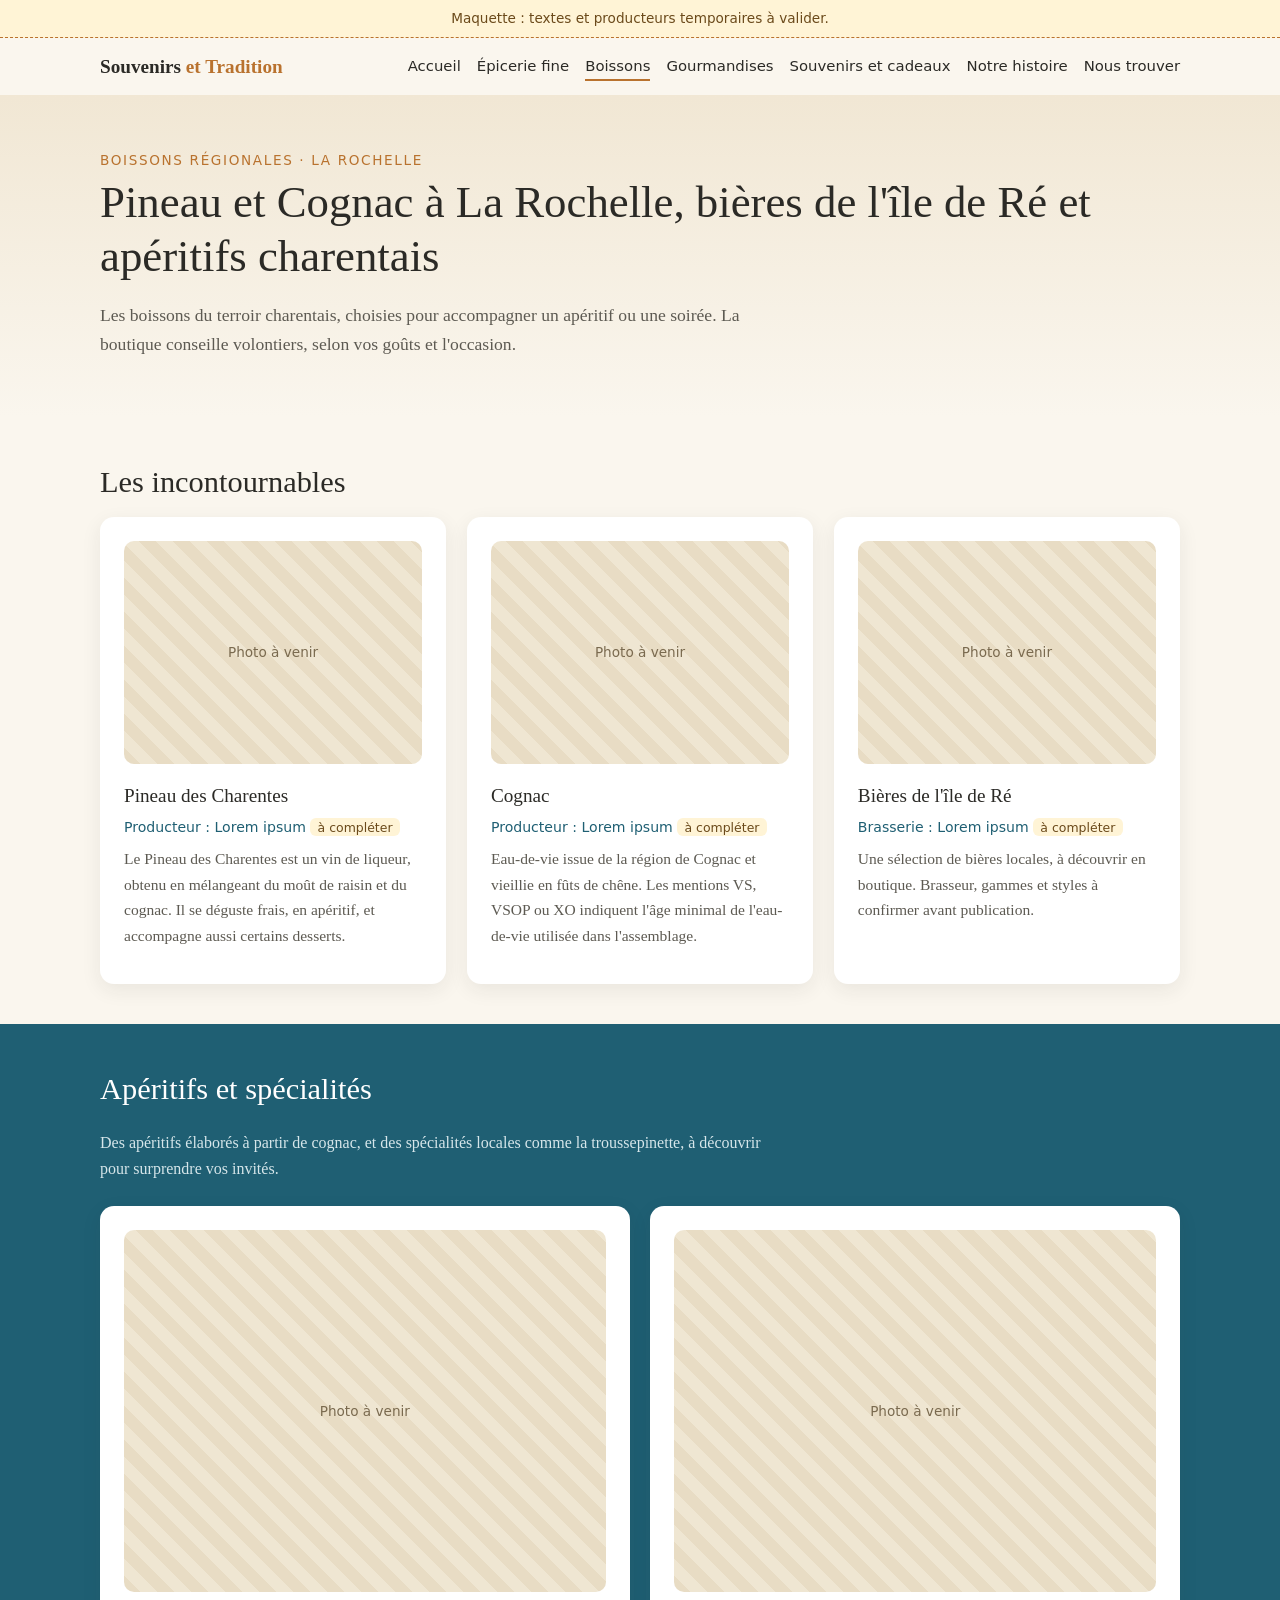
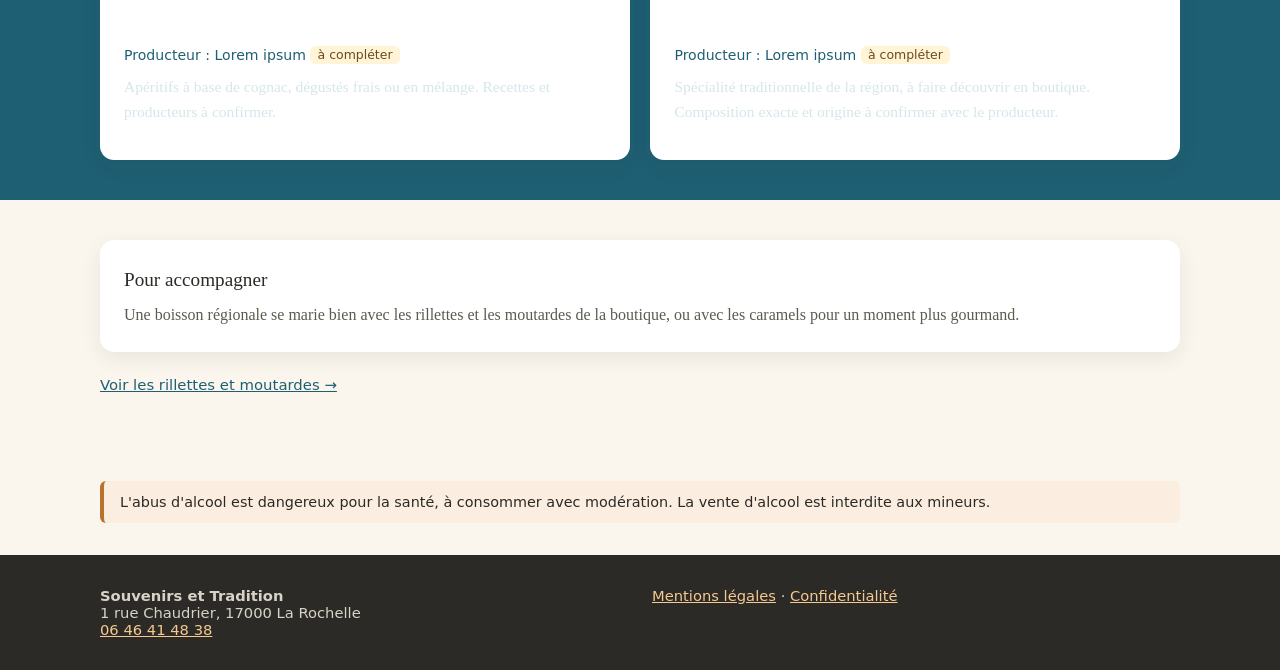
<file: boissons-regionales.html>
<!DOCTYPE html>
<html lang="fr">
<head>
<meta charset="UTF-8">
<meta name="viewport" content="width=device-width, initial-scale=1">
<title>Pineau et Cognac à La Rochelle, bières de l'île de Ré | Souvenirs et Tradition</title>
<meta name="description" content="Pineau des Charentes, Cognac, bières de l'île de Ré et apéritifs régionaux à La Rochelle. Sélection de la boutique Souvenirs et Tradition, rue Chaudrier.">
<link rel="stylesheet" href="style.css">
</head>
<body>
<div class="bandeau-maquette sans">Maquette : textes et producteurs temporaires à valider.</div>
<header class="site">
  <div class="conteneur entete">
    <a class="logo" href="index.html">Souvenirs <span>et Tradition</span></a>
    <nav aria-label="Navigation principale">
      <ul>
        <li><a href="index.html">Accueil</a></li>
        <li><a href="epicerie-fine.html">Épicerie fine</a></li>
        <li><a href="boissons-regionales.html" aria-current="page">Boissons</a></li>
        <li><a href="gourmandises.html">Gourmandises</a></li>
        <li><a href="souvenirs-cadeaux.html">Souvenirs et cadeaux</a></li>
        <li><a href="notre-histoire.html">Notre histoire</a></li>
        <li><a href="nous-trouver.html">Nous trouver</a></li>
      </ul>
    </nav>
  </div>
</header>

<main>
  <section class="hero">
    <div class="conteneur">
      <p class="kicker sans">Boissons régionales · La Rochelle</p>
      <h1>Pineau et Cognac à La Rochelle, bières de l'île de Ré et apéritifs charentais</h1>
      <p class="intro">Les boissons du terroir charentais, choisies pour accompagner un apéritif ou une soirée. La boutique conseille volontiers, selon vos goûts et l'occasion.</p>
    </div>
  </section>

  <section class="bloc-page">
    <div class="conteneur">
      <h2>Les incontournables</h2>
      <div class="grille-produits">
        <article class="produit">
          <div class="photo">Photo à venir</div>
          <h3>Pineau des Charentes</h3>
          <p class="producteur">Producteur : Lorem ipsum <span class="note-temp">à compléter</span></p>
          <p>Le Pineau des Charentes est un vin de liqueur, obtenu en mélangeant du moût de raisin et du cognac. Il se déguste frais, en apéritif, et accompagne aussi certains desserts.</p>
        </article>
        <article class="produit">
          <div class="photo">Photo à venir</div>
          <h3>Cognac</h3>
          <p class="producteur">Producteur : Lorem ipsum <span class="note-temp">à compléter</span></p>
          <p>Eau-de-vie issue de la région de Cognac et vieillie en fûts de chêne. Les mentions VS, VSOP ou XO indiquent l'âge minimal de l'eau-de-vie utilisée dans l'assemblage.</p>
        </article>
        <article class="produit">
          <div class="photo">Photo à venir</div>
          <h3>Bières de l'île de Ré</h3>
          <p class="producteur">Brasserie : Lorem ipsum <span class="note-temp">à compléter</span></p>
          <p>Une sélection de bières locales, à découvrir en boutique. Brasseur, gammes et styles à confirmer avant publication.</p>
        </article>
      </div>
    </div>
  </section>

  <section class="bloc-page fond-ocean">
    <div class="conteneur">
      <h2>Apéritifs et spécialités</h2>
      <p style="max-width:42em">Des apéritifs élaborés à partir de cognac, et des spécialités locales comme la troussepinette, à découvrir pour surprendre vos invités.</p>
      <div class="grille-produits" style="margin-top:1.5rem">
        <article class="produit">
          <div class="photo">Photo à venir</div>
          <h3>Apéritifs à base de cognac</h3>
          <p class="producteur">Producteur : Lorem ipsum <span class="note-temp">à compléter</span></p>
          <p>Apéritifs à base de cognac, dégustés frais ou en mélange. Recettes et producteurs à confirmer.</p>
        </article>
        <article class="produit">
          <div class="photo">Photo à venir</div>
          <h3>Troussepinette</h3>
          <p class="producteur">Producteur : Lorem ipsum <span class="note-temp">à compléter</span></p>
          <p>Spécialité traditionnelle de la région, à faire découvrir en boutique. Composition exacte et origine à confirmer avec le producteur.</p>
        </article>
      </div>
    </div>
  </section>

  <section class="bloc-page">
    <div class="conteneur">
      <div class="bloc">
        <h3>Pour accompagner</h3>
        <p style="margin:0;color:var(--texte-doux)">Une boisson régionale se marie bien avec les rillettes et les moutardes de la boutique, ou avec les caramels pour un moment plus gourmand.</p>
      </div>
      <p class="lien-retour sans" style="margin-top:1.5rem"><a href="epicerie-fine.html">Voir les rillettes et moutardes →</a></p>
    </div>
  </section>
</main>

<div class="conteneur prevention-alcool sans" style="margin-bottom:2rem">
  L'abus d'alcool est dangereux pour la santé, à consommer avec modération. La vente d'alcool est interdite aux mineurs.
</div>

<footer>
  <div class="conteneur">
    <div>
      <strong>Souvenirs et Tradition</strong><br>
      1 rue Chaudrier, 17000 La Rochelle<br>
      <a href="tel:+33646414838">06 46 41 48 38</a>
    </div>
    <div>
      <a href="#">Mentions légales</a> · <a href="#">Confidentialité</a>
    </div>
  </div>
</footer>
</body>
</html>
</file>
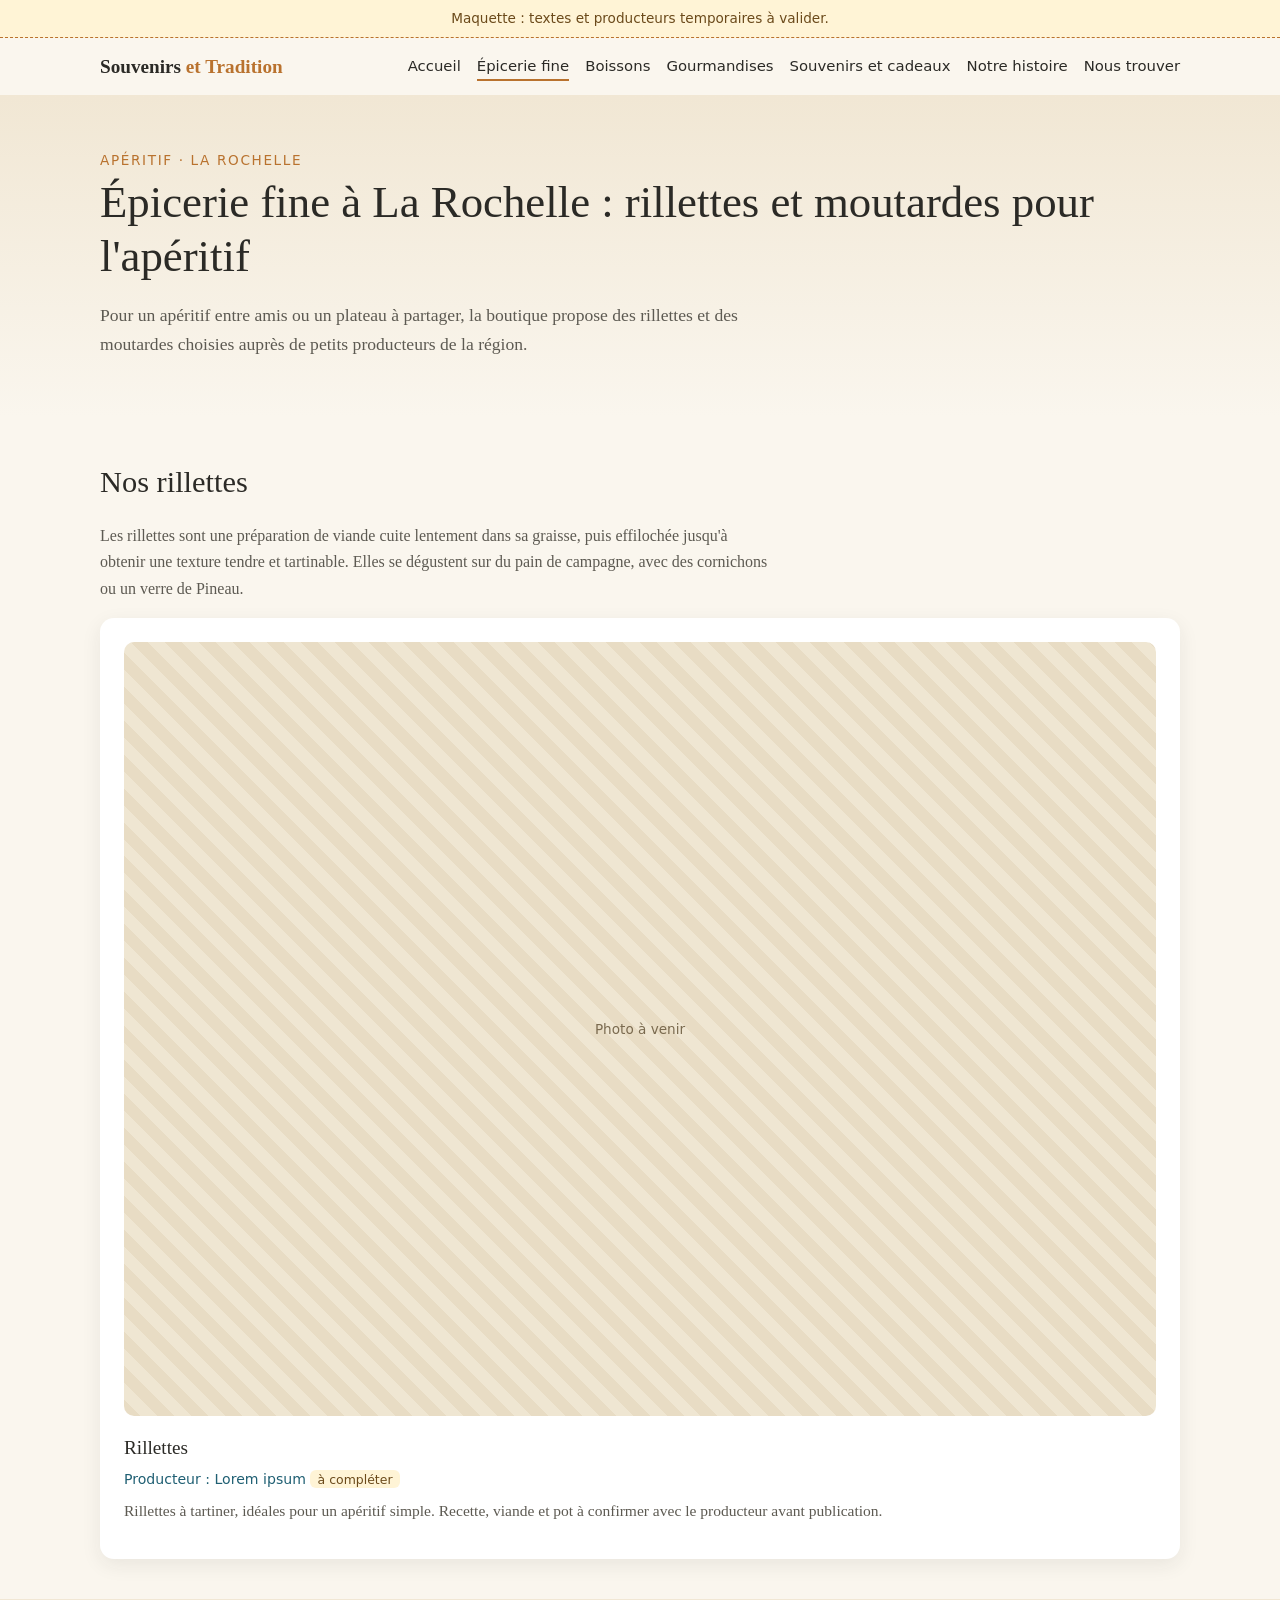
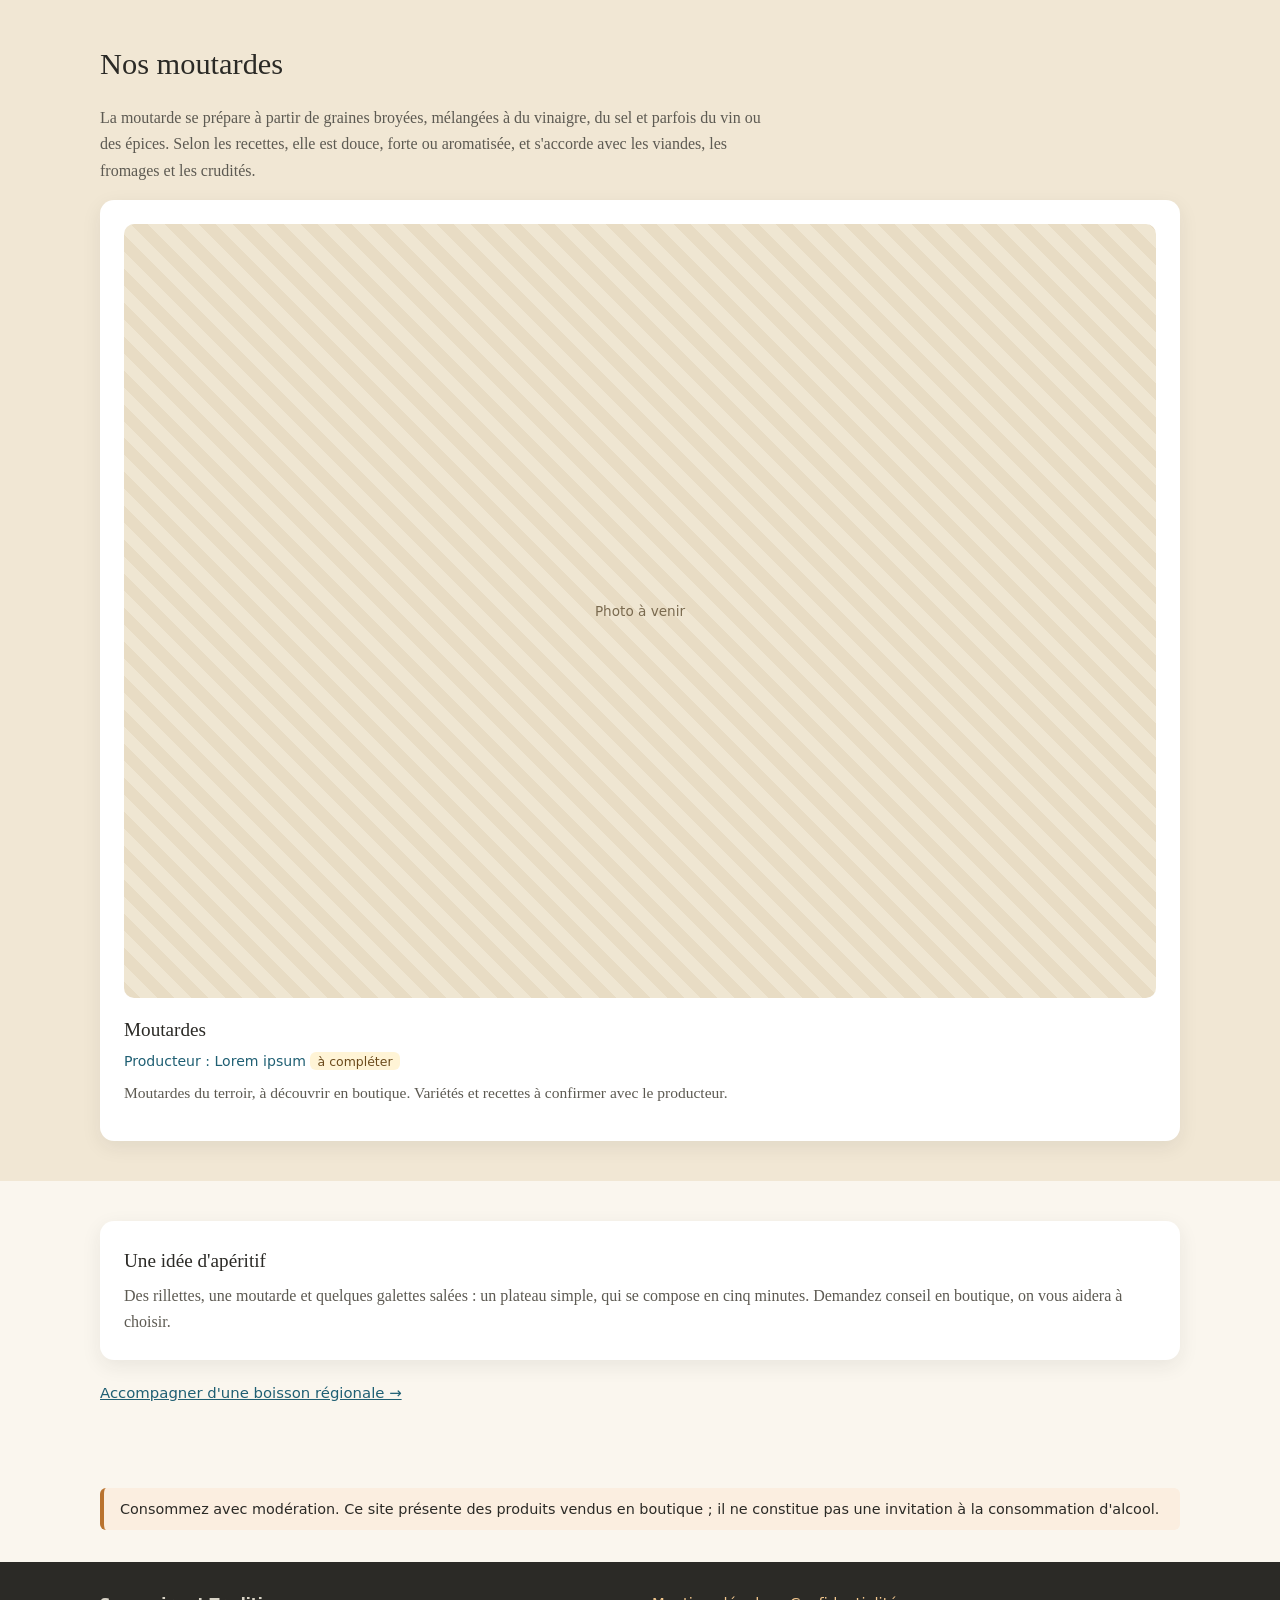
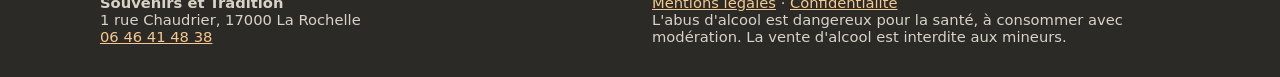
<file: epicerie-fine.html>
<!DOCTYPE html>
<html lang="fr">
<head>
<meta charset="UTF-8">
<meta name="viewport" content="width=device-width, initial-scale=1">
<title>Épicerie fine à La Rochelle : rillettes et moutardes | Souvenirs et Tradition</title>
<meta name="description" content="Rillettes et moutardes à La Rochelle, pour l'apéritif. Une sélection de l'épicerie fine Souvenirs et Tradition, rue Chaudrier, sous la tour.">
<link rel="stylesheet" href="style.css">
</head>
<body>
<div class="bandeau-maquette sans">Maquette : textes et producteurs temporaires à valider.</div>
<header class="site">
  <div class="conteneur entete">
    <a class="logo" href="index.html">Souvenirs <span>et Tradition</span></a>
    <nav aria-label="Navigation principale">
      <ul>
        <li><a href="index.html">Accueil</a></li>
        <li><a href="epicerie-fine.html" aria-current="page">Épicerie fine</a></li>
        <li><a href="boissons-regionales.html">Boissons</a></li>
        <li><a href="gourmandises.html">Gourmandises</a></li>
        <li><a href="souvenirs-cadeaux.html">Souvenirs et cadeaux</a></li>
        <li><a href="notre-histoire.html">Notre histoire</a></li>
        <li><a href="nous-trouver.html">Nous trouver</a></li>
      </ul>
    </nav>
  </div>
</header>

<main>
  <section class="hero">
    <div class="conteneur">
      <p class="kicker sans">Apéritif · La Rochelle</p>
      <h1>Épicerie fine à La Rochelle : rillettes et moutardes pour l'apéritif</h1>
      <p class="intro">Pour un apéritif entre amis ou un plateau à partager, la boutique propose des rillettes et des moutardes choisies auprès de petits producteurs de la région.</p>
    </div>
  </section>

  <section class="bloc-page">
    <div class="conteneur">
      <h2>Nos rillettes</h2>
      <p style="color:var(--texte-doux);max-width:42em">Les rillettes sont une préparation de viande cuite lentement dans sa graisse, puis effilochée jusqu'à obtenir une texture tendre et tartinable. Elles se dégustent sur du pain de campagne, avec des cornichons ou un verre de Pineau.</p>
      <div class="grille-produits">
        <article class="produit">
          <div class="photo">Photo à venir</div>
          <h3>Rillettes</h3>
          <p class="producteur">Producteur : Lorem ipsum <span class="note-temp">à compléter</span></p>
          <p>Rillettes à tartiner, idéales pour un apéritif simple. Recette, viande et pot à confirmer avec le producteur avant publication.</p>
        </article>
      </div>
    </div>
  </section>

  <section class="bloc-page" style="background:var(--sable)">
    <div class="conteneur">
      <h2>Nos moutardes</h2>
      <p style="color:var(--texte-doux);max-width:42em">La moutarde se prépare à partir de graines broyées, mélangées à du vinaigre, du sel et parfois du vin ou des épices. Selon les recettes, elle est douce, forte ou aromatisée, et s'accorde avec les viandes, les fromages et les crudités.</p>
      <div class="grille-produits">
        <article class="produit">
          <div class="photo">Photo à venir</div>
          <h3>Moutardes</h3>
          <p class="producteur">Producteur : Lorem ipsum <span class="note-temp">à compléter</span></p>
          <p>Moutardes du terroir, à découvrir en boutique. Variétés et recettes à confirmer avec le producteur.</p>
        </article>
      </div>
    </div>
  </section>

  <section class="bloc-page">
    <div class="conteneur">
      <div class="bloc">
        <h3>Une idée d'apéritif</h3>
        <p style="margin:0;color:var(--texte-doux)">Des rillettes, une moutarde et quelques galettes salées : un plateau simple, qui se compose en cinq minutes. Demandez conseil en boutique, on vous aidera à choisir.</p>
      </div>
      <p class="lien-retour sans" style="margin-top:1.5rem"><a href="boissons-regionales.html">Accompagner d'une boisson régionale →</a></p>
    </div>
  </section>
</main>

<div class="conteneur prevention-alcool sans" style="margin-bottom:2rem">
  Consommez avec modération. Ce site présente des produits vendus en boutique ; il ne constitue pas une invitation à la consommation d'alcool.
</div>

<footer>
  <div class="conteneur">
    <div>
      <strong>Souvenirs et Tradition</strong><br>
      1 rue Chaudrier, 17000 La Rochelle<br>
      <a href="tel:+33646414838">06 46 41 48 38</a>
    </div>
    <div>
      <a href="#">Mentions légales</a> · <a href="#">Confidentialité</a><br>
      L'abus d'alcool est dangereux pour la santé, à consommer avec modération. La vente d'alcool est interdite aux mineurs.
    </div>
  </div>
</footer>
</body>
</html>
</file>
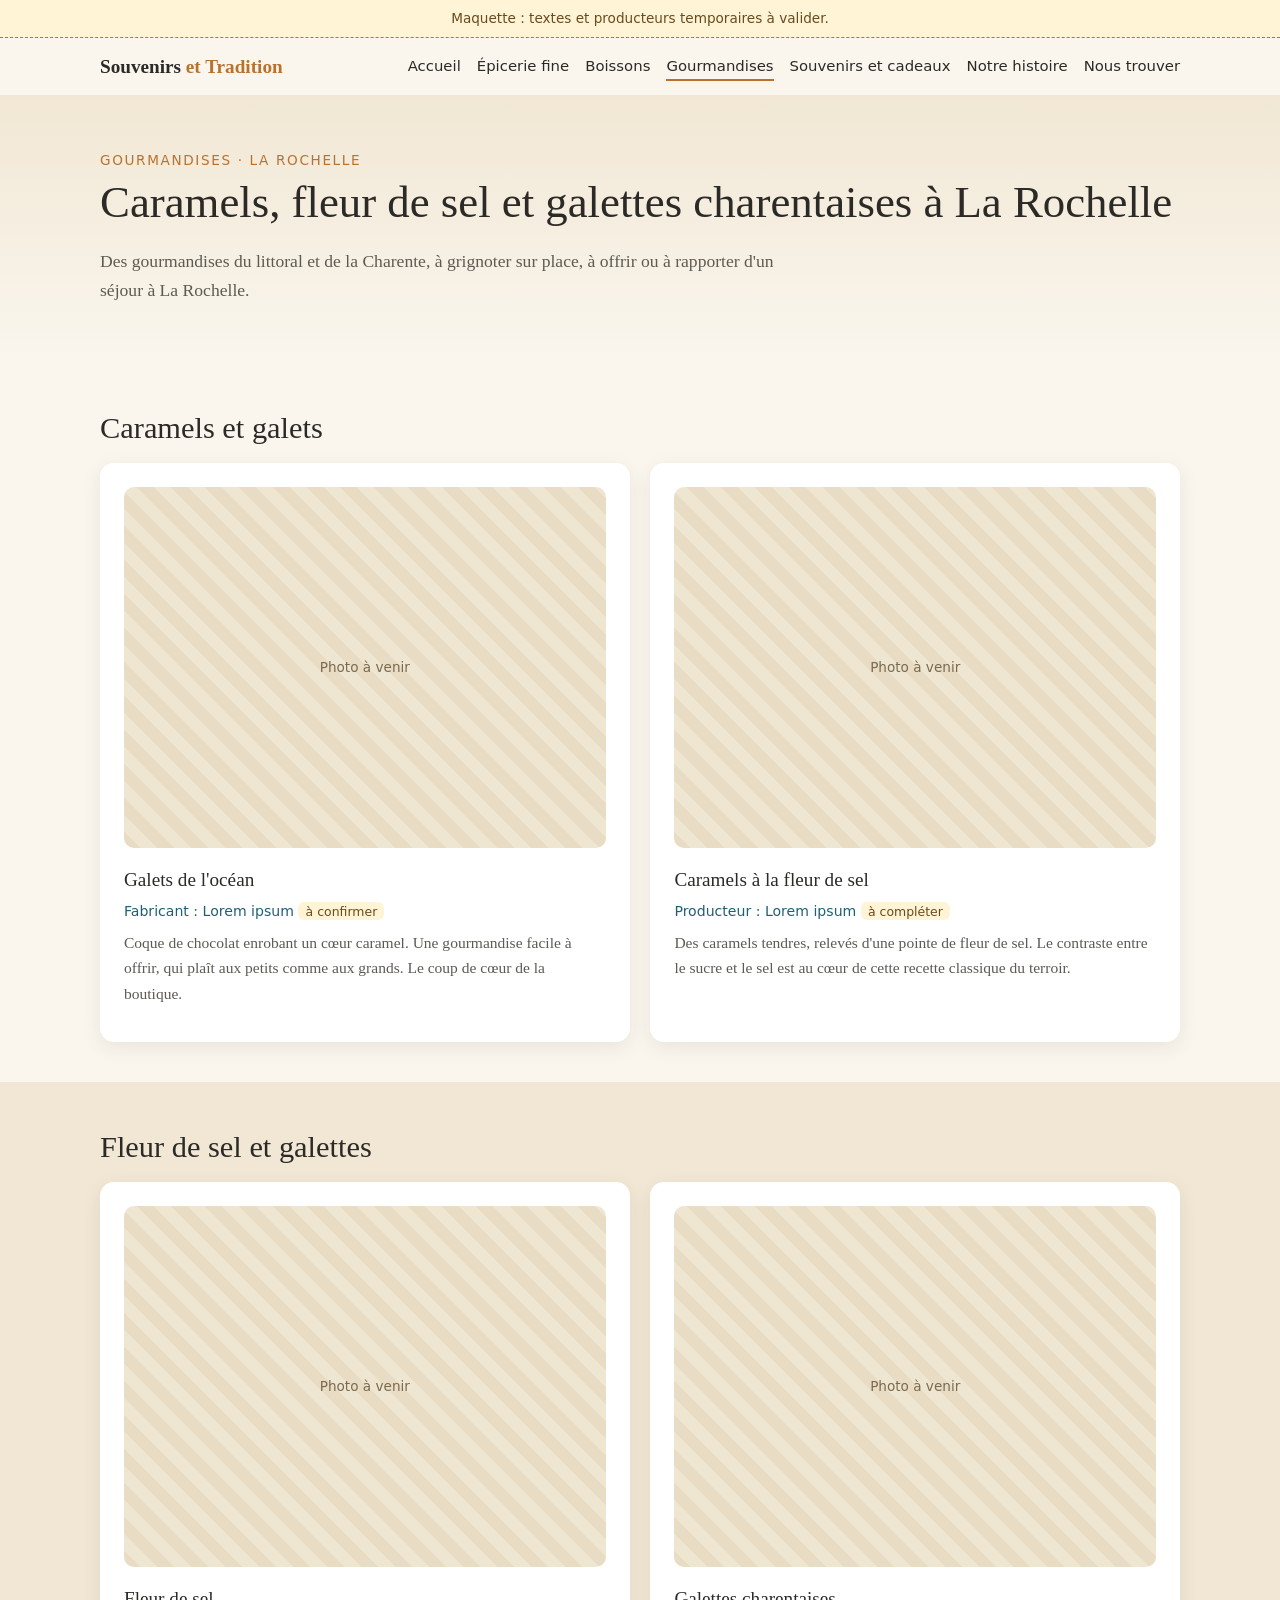
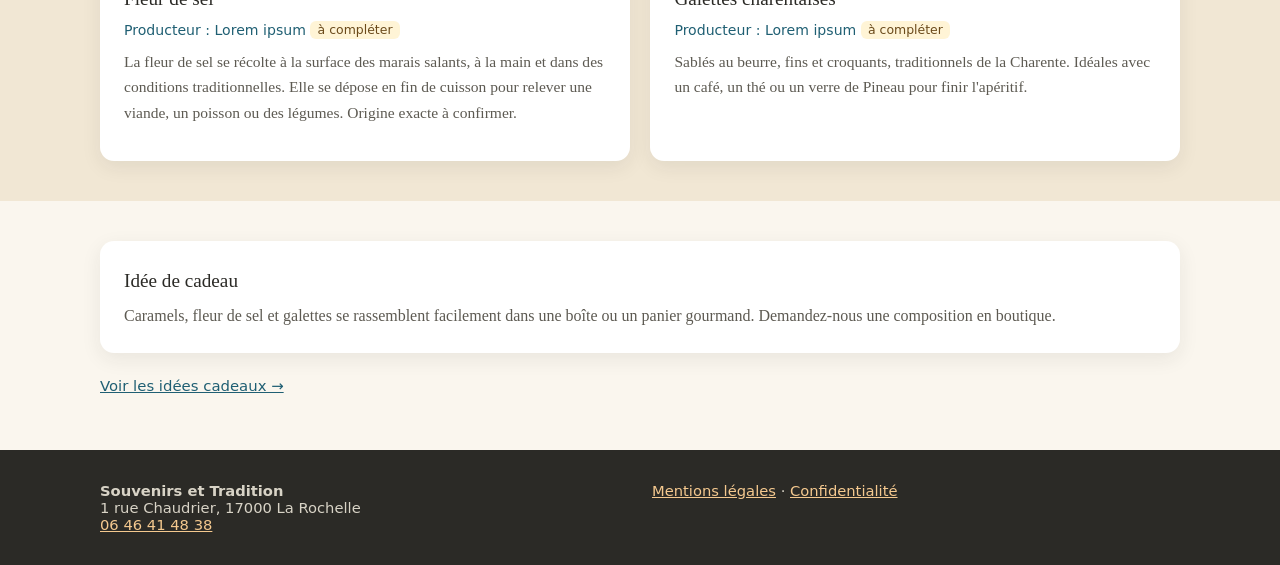
<file: gourmandises.html>
<!DOCTYPE html>
<html lang="fr">
<head>
<meta charset="UTF-8">
<meta name="viewport" content="width=device-width, initial-scale=1">
<title>Caramels, fleur de sel et galettes charentaises à La Rochelle | Souvenirs et Tradition</title>
<meta name="description" content="Caramels fleur de sel, galets de l'océan, fleur de sel et galettes charentaises à La Rochelle. Gourmandises de la boutique Souvenirs et Tradition, rue Chaudrier.">
<link rel="stylesheet" href="style.css">
</head>
<body>
<div class="bandeau-maquette sans">Maquette : textes et producteurs temporaires à valider.</div>
<header class="site">
  <div class="conteneur entete">
    <a class="logo" href="index.html">Souvenirs <span>et Tradition</span></a>
    <nav aria-label="Navigation principale">
      <ul>
        <li><a href="index.html">Accueil</a></li>
        <li><a href="epicerie-fine.html">Épicerie fine</a></li>
        <li><a href="boissons-regionales.html">Boissons</a></li>
        <li><a href="gourmandises.html" aria-current="page">Gourmandises</a></li>
        <li><a href="souvenirs-cadeaux.html">Souvenirs et cadeaux</a></li>
        <li><a href="notre-histoire.html">Notre histoire</a></li>
        <li><a href="nous-trouver.html">Nous trouver</a></li>
      </ul>
    </nav>
  </div>
</header>

<main>
  <section class="hero">
    <div class="conteneur">
      <p class="kicker sans">Gourmandises · La Rochelle</p>
      <h1>Caramels, fleur de sel et galettes charentaises à La Rochelle</h1>
      <p class="intro">Des gourmandises du littoral et de la Charente, à grignoter sur place, à offrir ou à rapporter d'un séjour à La Rochelle.</p>
    </div>
  </section>

  <section class="bloc-page">
    <div class="conteneur">
      <h2>Caramels et galets</h2>
      <div class="grille-produits">
        <article class="produit">
          <div class="photo">Photo à venir</div>
          <h3>Galets de l'océan</h3>
          <p class="producteur">Fabricant : Lorem ipsum <span class="note-temp">à confirmer</span></p>
          <p>Coque de chocolat enrobant un cœur caramel. Une gourmandise facile à offrir, qui plaît aux petits comme aux grands. Le coup de cœur de la boutique.</p>
        </article>
        <article class="produit">
          <div class="photo">Photo à venir</div>
          <h3>Caramels à la fleur de sel</h3>
          <p class="producteur">Producteur : Lorem ipsum <span class="note-temp">à compléter</span></p>
          <p>Des caramels tendres, relevés d'une pointe de fleur de sel. Le contraste entre le sucre et le sel est au cœur de cette recette classique du terroir.</p>
        </article>
      </div>
    </div>
  </section>

  <section class="bloc-page" style="background:var(--sable)">
    <div class="conteneur">
      <h2>Fleur de sel et galettes</h2>
      <div class="grille-produits">
        <article class="produit">
          <div class="photo">Photo à venir</div>
          <h3>Fleur de sel</h3>
          <p class="producteur">Producteur : Lorem ipsum <span class="note-temp">à compléter</span></p>
          <p>La fleur de sel se récolte à la surface des marais salants, à la main et dans des conditions traditionnelles. Elle se dépose en fin de cuisson pour relever une viande, un poisson ou des légumes. Origine exacte à confirmer.</p>
        </article>
        <article class="produit">
          <div class="photo">Photo à venir</div>
          <h3>Galettes charentaises</h3>
          <p class="producteur">Producteur : Lorem ipsum <span class="note-temp">à compléter</span></p>
          <p>Sablés au beurre, fins et croquants, traditionnels de la Charente. Idéales avec un café, un thé ou un verre de Pineau pour finir l'apéritif.</p>
        </article>
      </div>
    </div>
  </section>

  <section class="bloc-page">
    <div class="conteneur">
      <div class="bloc">
        <h3>Idée de cadeau</h3>
        <p style="margin:0;color:var(--texte-doux)">Caramels, fleur de sel et galettes se rassemblent facilement dans une boîte ou un panier gourmand. Demandez-nous une composition en boutique.</p>
      </div>
      <p class="lien-retour sans" style="margin-top:1.5rem"><a href="souvenirs-cadeaux.html">Voir les idées cadeaux →</a></p>
    </div>
  </section>
</main>

<footer>
  <div class="conteneur">
    <div>
      <strong>Souvenirs et Tradition</strong><br>
      1 rue Chaudrier, 17000 La Rochelle<br>
      <a href="tel:+33646414838">06 46 41 48 38</a>
    </div>
    <div>
      <a href="#">Mentions légales</a> · <a href="#">Confidentialité</a>
    </div>
  </div>
</footer>
</body>
</html>
</file>
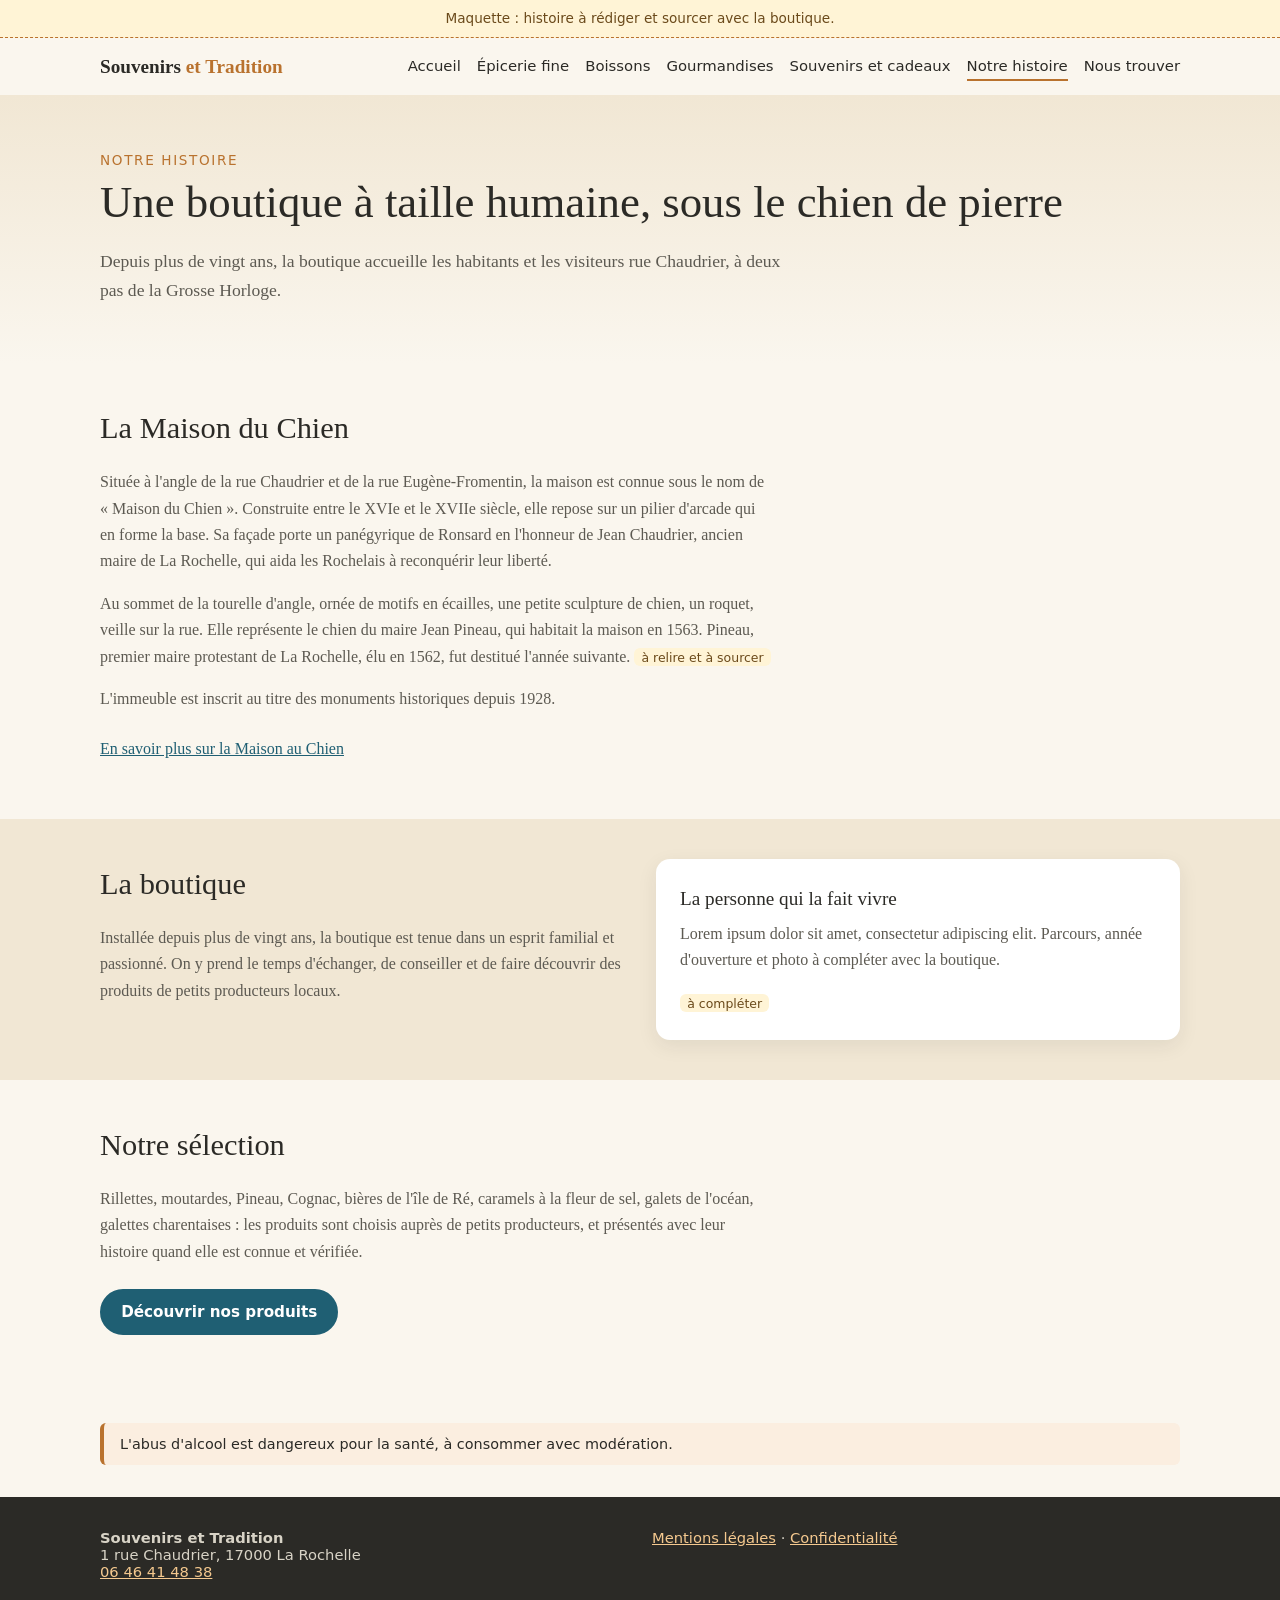
<file: notre-histoire.html>
<!DOCTYPE html>
<html lang="fr">
<head>
<meta charset="UTF-8">
<meta name="viewport" content="width=device-width, initial-scale=1">
<title>Notre histoire, la Maison au Chien et Jean Pineau | Souvenirs et Tradition</title>
<meta name="description" content="La boutique Souvenirs et Tradition, installée depuis plus de vingt ans rue Chaudrier à La Rochelle, sous la Maison au Chien et la tour.">
<link rel="stylesheet" href="style.css">
</head>
<body>
<div class="bandeau-maquette sans">Maquette : histoire à rédiger et sourcer avec la boutique.</div>
<header class="site">
  <div class="conteneur entete">
    <a class="logo" href="index.html">Souvenirs <span>et Tradition</span></a>
    <nav aria-label="Navigation principale">
      <ul>
        <li><a href="index.html">Accueil</a></li>
        <li><a href="epicerie-fine.html">Épicerie fine</a></li>
        <li><a href="boissons-regionales.html">Boissons</a></li>
        <li><a href="gourmandises.html">Gourmandises</a></li>
        <li><a href="souvenirs-cadeaux.html">Souvenirs et cadeaux</a></li>
        <li><a href="notre-histoire.html" aria-current="page">Notre histoire</a></li>
        <li><a href="nous-trouver.html">Nous trouver</a></li>
      </ul>
    </nav>
  </div>
</header>

<main>
  <section class="hero">
    <div class="conteneur">
      <p class="kicker sans">Notre histoire</p>
      <h1>Une boutique à taille humaine, sous le chien de pierre</h1>
      <p class="intro">Depuis plus de vingt ans, la boutique accueille les habitants et les visiteurs rue Chaudrier, à deux pas de la Grosse Horloge.</p>
    </div>
  </section>

  <section class="bloc-page">
    <div class="conteneur">
      <h2>La Maison du Chien</h2>
      <p style="max-width:42em;color:var(--texte-doux)">Située à l'angle de la rue Chaudrier et de la rue Eugène-Fromentin, la maison est connue sous le nom de « Maison du Chien ». Construite entre le XVIe et le XVIIe siècle, elle repose sur un pilier d'arcade qui en forme la base. Sa façade porte un panégyrique de Ronsard en l'honneur de Jean Chaudrier, ancien maire de La Rochelle, qui aida les Rochelais à reconquérir leur liberté.</p>
      <p style="max-width:42em;color:var(--texte-doux)">Au sommet de la tourelle d'angle, ornée de motifs en écailles, une petite sculpture de chien, un roquet, veille sur la rue. Elle représente le chien du maire Jean Pineau, qui habitait la maison en 1563. Pineau, premier maire protestant de La Rochelle, élu en 1562, fut destitué l'année suivante. <span class="note-temp">à relire et à sourcer</span></p>
      <p style="max-width:42em;color:var(--texte-doux)">L'immeuble est inscrit au titre des monuments historiques depuis 1928.</p>
      <p style="margin-top:1.5rem"><a href="https://fr.wikipedia.org/wiki/Maison_au_Chien" target="_blank" rel="noopener">En savoir plus sur la Maison au Chien</a></p>
    </div>
  </section>

  <section class="bloc-page" style="background:var(--sable)">
    <div class="conteneur deux-colonnes">
      <div>
        <h2>La boutique</h2>
        <p style="color:var(--texte-doux)">Installée depuis plus de vingt ans, la boutique est tenue dans un esprit familial et passionné. On y prend le temps d'échanger, de conseiller et de faire découvrir des produits de petits producteurs locaux.</p>
      </div>
      <div class="bloc">
        <h3>La personne qui la fait vivre</h3>
        <p style="color:var(--texte-doux);margin-top:0">Lorem ipsum dolor sit amet, consectetur adipiscing elit. Parcours, année d'ouverture et photo à compléter avec la boutique.</p>
        <span class="note-temp">à compléter</span>
      </div>
    </div>
  </section>

  <section class="bloc-page">
    <div class="conteneur">
      <h2>Notre sélection</h2>
      <p style="max-width:42em;color:var(--texte-doux)">Rillettes, moutardes, Pineau, Cognac, bières de l'île de Ré, caramels à la fleur de sel, galets de l'océan, galettes charentaises : les produits sont choisis auprès de petits producteurs, et présentés avec leur histoire quand elle est connue et vérifiée.</p>
      <p style="margin-top:1.5rem"><a class="bouton" href="epicerie-fine.html">Découvrir nos produits</a></p>
    </div>
  </section>
</main>

<div class="conteneur prevention-alcool sans" style="margin-bottom:2rem">
  L'abus d'alcool est dangereux pour la santé, à consommer avec modération.
</div>

<footer>
  <div class="conteneur">
    <div>
      <strong>Souvenirs et Tradition</strong><br>
      1 rue Chaudrier, 17000 La Rochelle<br>
      <a href="tel:+33646414838">06 46 41 48 38</a>
    </div>
    <div>
      <a href="#">Mentions légales</a> · <a href="#">Confidentialité</a>
    </div>
  </div>
</footer>
</body>
</html>
</file>
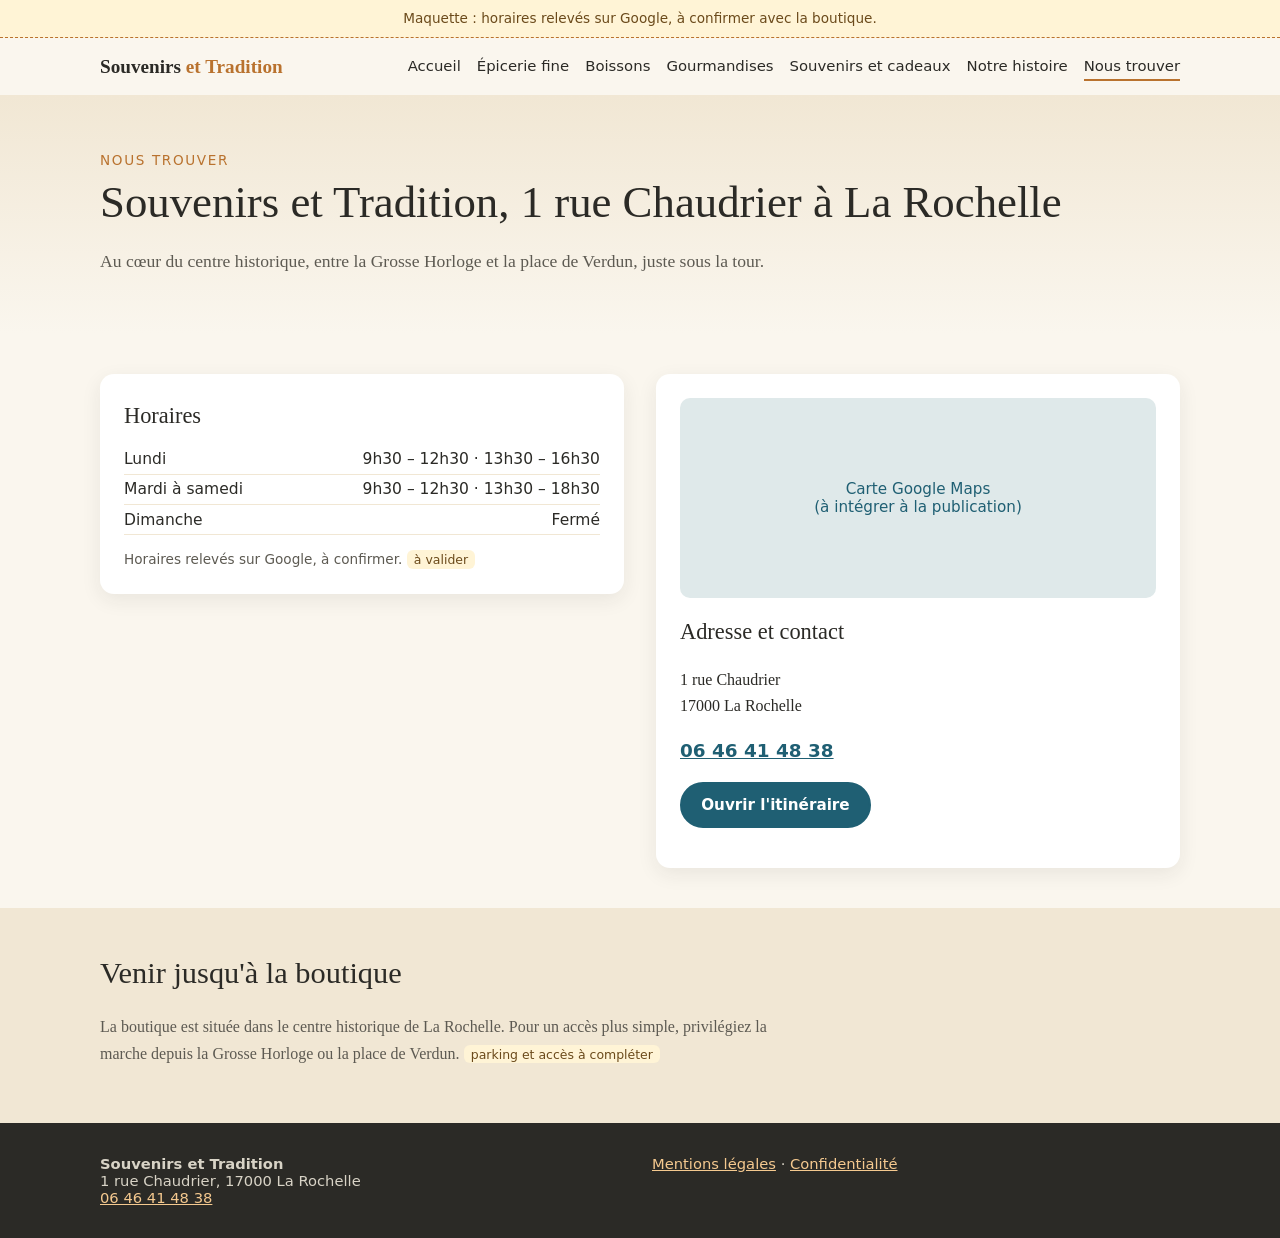
<file: nous-trouver.html>
<!DOCTYPE html>
<html lang="fr">
<head>
<meta charset="UTF-8">
<meta name="viewport" content="width=device-width, initial-scale=1">
<title>Nous trouver à La Rochelle, horaires et itinéraire | Souvenirs et Tradition</title>
<meta name="description" content="Souvenirs et Tradition, 1 rue Chaudrier à La Rochelle, entre la Grosse Horloge et la place de Verdun. Horaires, téléphone et itinéraire.">
<link rel="stylesheet" href="style.css">
</head>
<body>
<div class="bandeau-maquette sans">Maquette : horaires relevés sur Google, à confirmer avec la boutique.</div>
<header class="site">
  <div class="conteneur entete">
    <a class="logo" href="index.html">Souvenirs <span>et Tradition</span></a>
    <nav aria-label="Navigation principale">
      <ul>
        <li><a href="index.html">Accueil</a></li>
        <li><a href="epicerie-fine.html">Épicerie fine</a></li>
        <li><a href="boissons-regionales.html">Boissons</a></li>
        <li><a href="gourmandises.html">Gourmandises</a></li>
        <li><a href="souvenirs-cadeaux.html">Souvenirs et cadeaux</a></li>
        <li><a href="notre-histoire.html">Notre histoire</a></li>
        <li><a href="nous-trouver.html" aria-current="page">Nous trouver</a></li>
      </ul>
    </nav>
  </div>
</header>

<main>
  <section class="hero">
    <div class="conteneur">
      <p class="kicker sans">Nous trouver</p>
      <h1>Souvenirs et Tradition, 1 rue Chaudrier à La Rochelle</h1>
      <p class="intro">Au cœur du centre historique, entre la Grosse Horloge et la place de Verdun, juste sous la tour.</p>
    </div>
  </section>

  <section class="bloc-page">
    <div class="conteneur deux-colonnes">
      <div class="bloc">
        <h2 style="font-size:1.4rem">Horaires</h2>
        <table>
          <tr><td>Lundi</td><td>9h30 – 12h30 · 13h30 – 16h30</td></tr>
          <tr><td>Mardi à samedi</td><td>9h30 – 12h30 · 13h30 – 18h30</td></tr>
          <tr><td>Dimanche</td><td>Fermé</td></tr>
        </table>
        <p class="sans" style="font-size:0.85rem;color:var(--texte-doux);margin:0.8rem 0 0">Horaires relevés sur Google, à confirmer. <span class="note-temp">à valider</span></p>
      </div>
      <div class="bloc">
        <div class="carte-placeholder">Carte Google Maps<br>(à intégrer à la publication)</div>
        <h2 style="font-size:1.4rem">Adresse et contact</h2>
        <p>1 rue Chaudrier<br>17000 La Rochelle</p>
        <p><a href="tel:+33646414838" class="sans" style="font-size:1.15rem;font-weight:600">06 46 41 48 38</a></p>
        <p><a class="bouton" href="https://www.google.com/maps/search/?api=1&amp;query=1+rue+Chaudrier+17000+La+Rochelle" target="_blank" rel="noopener">Ouvrir l'itinéraire</a></p>
      </div>
    </div>
  </section>

  <section class="bloc-page" style="background:var(--sable)">
    <div class="conteneur">
      <h2>Venir jusqu'à la boutique</h2>
      <p style="max-width:42em;color:var(--texte-doux)">La boutique est située dans le centre historique de La Rochelle. Pour un accès plus simple, privilégiez la marche depuis la Grosse Horloge ou la place de Verdun. <span class="note-temp">parking et accès à compléter</span></p>
    </div>
  </section>
</main>

<footer>
  <div class="conteneur">
    <div>
      <strong>Souvenirs et Tradition</strong><br>
      1 rue Chaudrier, 17000 La Rochelle<br>
      <a href="tel:+33646414838">06 46 41 48 38</a>
    </div>
    <div>
      <a href="#">Mentions légales</a> · <a href="#">Confidentialité</a>
    </div>
  </div>
</footer>
</body>
</html>
</file>
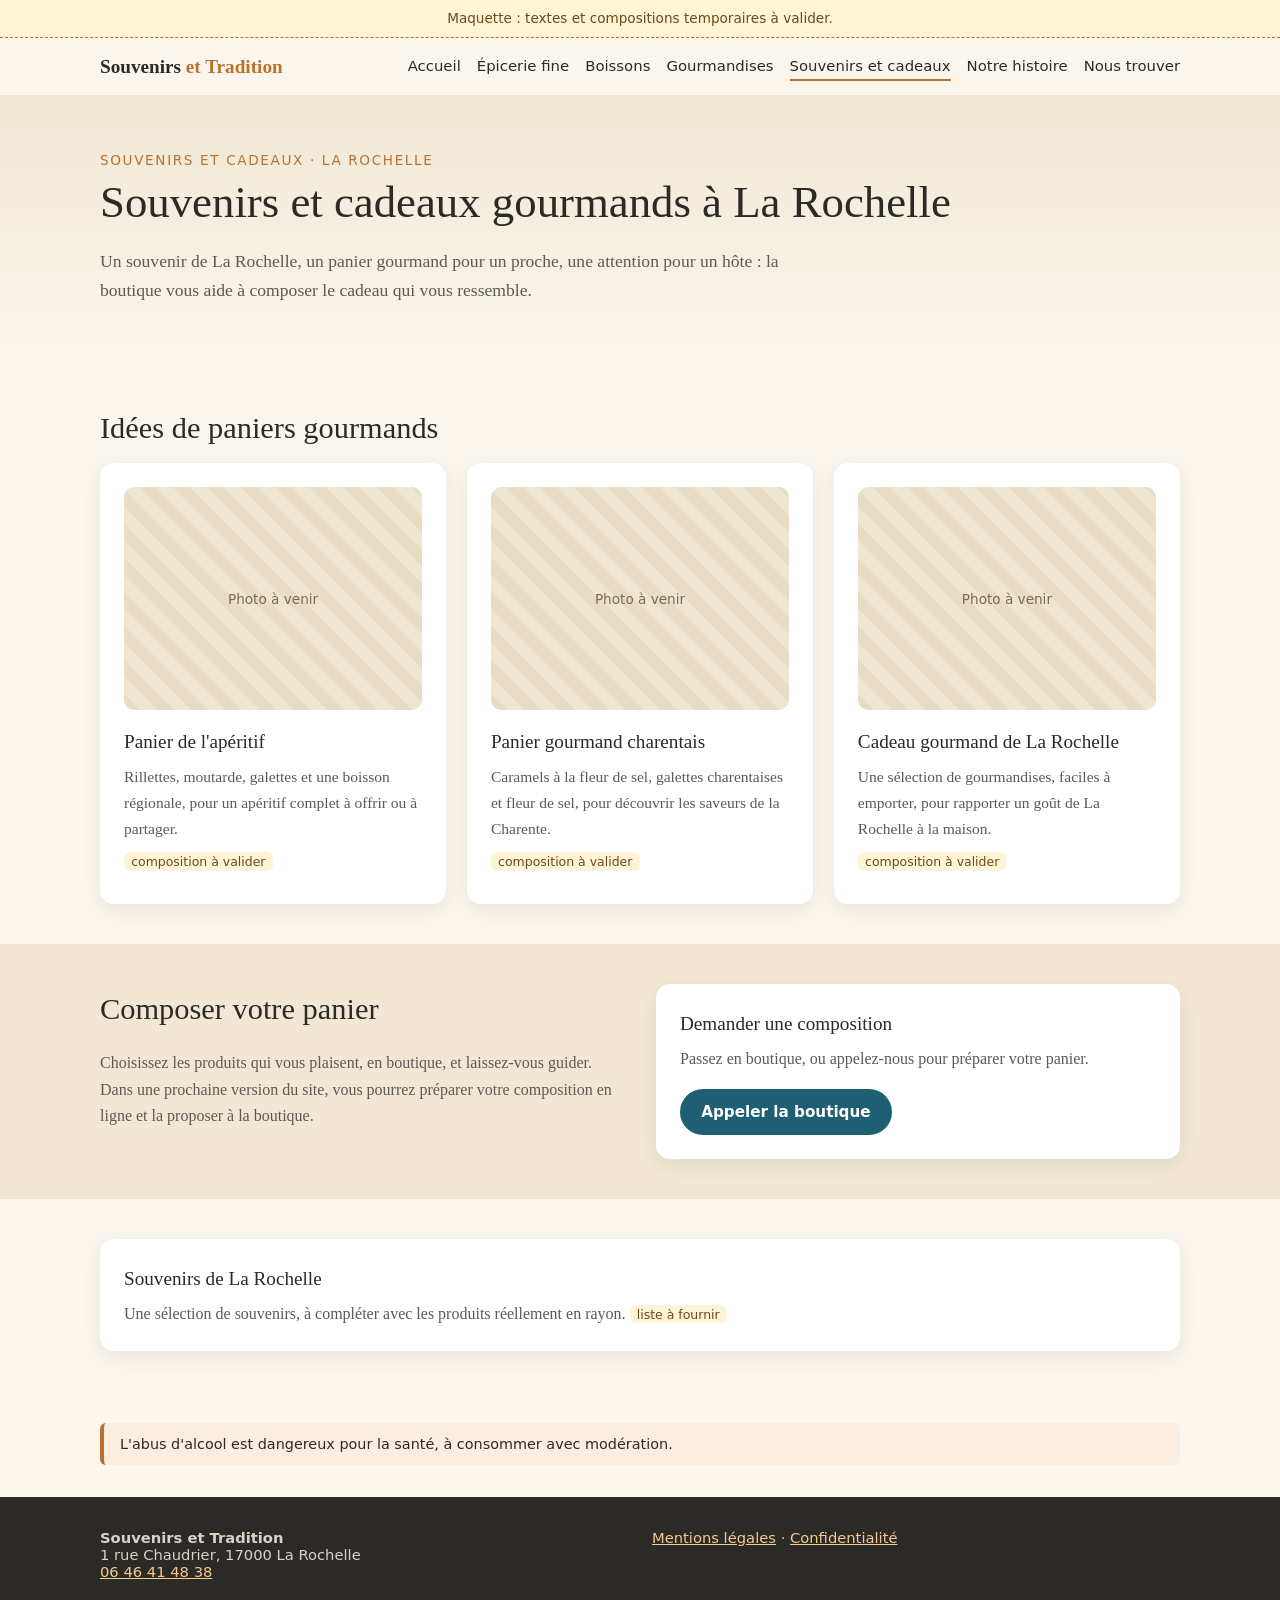
<file: souvenirs-cadeaux.html>
<!DOCTYPE html>
<html lang="fr">
<head>
<meta charset="UTF-8">
<meta name="viewport" content="width=device-width, initial-scale=1">
<title>Souvenirs et cadeaux gourmands à La Rochelle, paniers gourmands | Souvenirs et Tradition</title>
<meta name="description" content="Souvenirs et cadeaux gourmands à La Rochelle : paniers gourmands, coffrets et idées à offrir. Boutique Souvenirs et Tradition, rue Chaudrier, sous la tour.">
<link rel="stylesheet" href="style.css">
</head>
<body>
<div class="bandeau-maquette sans">Maquette : textes et compositions temporaires à valider.</div>
<header class="site">
  <div class="conteneur entete">
    <a class="logo" href="index.html">Souvenirs <span>et Tradition</span></a>
    <nav aria-label="Navigation principale">
      <ul>
        <li><a href="index.html">Accueil</a></li>
        <li><a href="epicerie-fine.html">Épicerie fine</a></li>
        <li><a href="boissons-regionales.html">Boissons</a></li>
        <li><a href="gourmandises.html">Gourmandises</a></li>
        <li><a href="souvenirs-cadeaux.html" aria-current="page">Souvenirs et cadeaux</a></li>
        <li><a href="notre-histoire.html">Notre histoire</a></li>
        <li><a href="nous-trouver.html">Nous trouver</a></li>
      </ul>
    </nav>
  </div>
</header>

<main>
  <section class="hero">
    <div class="conteneur">
      <p class="kicker sans">Souvenirs et cadeaux · La Rochelle</p>
      <h1>Souvenirs et cadeaux gourmands à La Rochelle</h1>
      <p class="intro">Un souvenir de La Rochelle, un panier gourmand pour un proche, une attention pour un hôte : la boutique vous aide à composer le cadeau qui vous ressemble.</p>
    </div>
  </section>

  <section class="bloc-page">
    <div class="conteneur">
      <h2>Idées de paniers gourmands</h2>
      <div class="grille-produits">
        <article class="produit">
          <div class="photo">Photo à venir</div>
          <h3>Panier de l'apéritif</h3>
          <p>Rillettes, moutarde, galettes et une boisson régionale, pour un apéritif complet à offrir ou à partager.</p>
          <p class="producteur"><span class="note-temp">composition à valider</span></p>
        </article>
        <article class="produit">
          <div class="photo">Photo à venir</div>
          <h3>Panier gourmand charentais</h3>
          <p>Caramels à la fleur de sel, galettes charentaises et fleur de sel, pour découvrir les saveurs de la Charente.</p>
          <p class="producteur"><span class="note-temp">composition à valider</span></p>
        </article>
        <article class="produit">
          <div class="photo">Photo à venir</div>
          <h3>Cadeau gourmand de La Rochelle</h3>
          <p>Une sélection de gourmandises, faciles à emporter, pour rapporter un goût de La Rochelle à la maison.</p>
          <p class="producteur"><span class="note-temp">composition à valider</span></p>
        </article>
      </div>
    </div>
  </section>

  <section class="bloc-page" style="background:var(--sable)">
    <div class="conteneur deux-colonnes">
      <div>
        <h2>Composer votre panier</h2>
        <p style="color:var(--texte-doux)">Choisissez les produits qui vous plaisent, en boutique, et laissez-vous guider. Dans une prochaine version du site, vous pourrez préparer votre composition en ligne et la proposer à la boutique.</p>
      </div>
      <div class="bloc">
        <h3>Demander une composition</h3>
        <p style="color:var(--texte-doux);margin-top:0">Passez en boutique, ou appelez-nous pour préparer votre panier.</p>
        <p style="margin:0"><a class="bouton" href="tel:+33646414838">Appeler la boutique</a></p>
      </div>
    </div>
  </section>

  <section class="bloc-page">
    <div class="conteneur">
      <div class="bloc">
        <h3>Souvenirs de La Rochelle</h3>
        <p style="margin:0;color:var(--texte-doux)">Une sélection de souvenirs, à compléter avec les produits réellement en rayon. <span class="note-temp">liste à fournir</span></p>
      </div>
    </div>
  </section>
</main>

<div class="conteneur prevention-alcool sans" style="margin-bottom:2rem">
  L'abus d'alcool est dangereux pour la santé, à consommer avec modération.
</div>

<footer>
  <div class="conteneur">
    <div>
      <strong>Souvenirs et Tradition</strong><br>
      1 rue Chaudrier, 17000 La Rochelle<br>
      <a href="tel:+33646414838">06 46 41 48 38</a>
    </div>
    <div>
      <a href="#">Mentions légales</a> · <a href="#">Confidentialité</a>
    </div>
  </div>
</footer>
</body>
</html>
</file>
<file: style.css>
:root {
  --creme: #faf6ee;
  --sable: #f1e7d4;
  --encre: #2b2a26;
  --ocean: #1f5f73;
  --ocean-clair: #d9e9ec;
  --caramel: #b9722e;
  --texte-doux: #5d5a52;
  --blanc: #ffffff;
  --rayon: 14px;
  --ombre: 0 6px 20px rgba(43, 42, 38, 0.08);
}
* { box-sizing: border-box; }
body {
  margin: 0;
  font-family: Georgia, "Times New Roman", serif;
  color: var(--encre);
  background: var(--creme);
  line-height: 1.65;
}
img { max-width: 100%; display: block; }
a { color: var(--ocean); }
a:focus-visible { outline: 3px solid var(--caramel); outline-offset: 3px; }
.sans { font-family: system-ui, -apple-system, "Segoe UI", Roboto, Arial, sans-serif; }
.conteneur { width: min(1080px, 92%); margin: 0 auto; }

.bandeau-maquette {
  background: #fff4d6; border-bottom: 1px dashed var(--caramel);
  padding: 0.45rem 0; text-align: center; font-size: 0.85rem; color: #6b4a1b;
}

header.site {
  position: sticky; top: 0; z-index: 10;
  background: rgba(250, 246, 238, 0.96);
  border-bottom: 1px solid var(--sable);
}
.entete { display: flex; align-items: center; justify-content: space-between; gap: 1rem; padding: 0.8rem 0; flex-wrap: wrap; }
.logo { font-size: 1.2rem; font-weight: bold; text-decoration: none; color: var(--encre); }
.logo span { color: var(--caramel); }
nav ul { list-style: none; display: flex; gap: 1rem; margin: 0; padding: 0; flex-wrap: wrap; font: 0.93rem system-ui, sans-serif; }
nav a { text-decoration: none; color: var(--encre); padding: 0.25rem 0; border-bottom: 2px solid transparent; }
nav a:hover, nav a[aria-current="page"] { border-bottom-color: var(--caramel); }

.hero { padding: 3.5rem 0 2.5rem; background: linear-gradient(0deg, var(--creme), var(--sable)); }
.kicker { font: 0.85rem system-ui, sans-serif; letter-spacing: 0.12em; text-transform: uppercase; color: var(--caramel); margin: 0 0 0.5rem; }
h1 { font-size: clamp(1.9rem, 4vw, 2.8rem); line-height: 1.2; margin: 0 0 1rem; font-weight: normal; }
h2 { font-size: clamp(1.45rem, 3vw, 1.9rem); font-weight: normal; margin: 0 0 0.6rem; }
h3 { font-size: 1.2rem; font-weight: normal; margin: 0 0 0.4rem; }
.intro { font-size: 1.1rem; color: var(--texte-doux); max-width: 40em; }

section.bloc-page { padding: 2.5rem 0; }
.grille-produits { display: grid; grid-template-columns: repeat(auto-fit, minmax(260px, 1fr)); gap: 1.3rem; }
.produit {
  background: var(--blanc); border-radius: var(--rayon); padding: 1.5rem; box-shadow: var(--ombre);
}
.produit .photo {
  aspect-ratio: 4 / 3; border-radius: 10px; margin-bottom: 1rem;
  background: repeating-linear-gradient(45deg, #e8dcc4, #e8dcc4 12px, #efe6d2 12px, #efe6d2 24px);
  display: flex; align-items: center; justify-content: center;
  color: #7a6a4f; font: 0.85rem system-ui, sans-serif; text-align: center; padding: 0.5rem;
}
.produit p { margin: 0 0 0.7rem; color: var(--texte-doux); font-size: 0.97rem; }
.produit .producteur { font: 0.88rem system-ui, sans-serif; color: var(--ocean); margin-bottom: 0.6rem; }
.note-temp {
  display: inline-block; font: 0.78rem system-ui, sans-serif; background: #fff4d6; color: #6b4a1b;
  padding: 0.1rem 0.45rem; border-radius: 6px;
}
.fond-ocean { background: var(--ocean); color: var(--blanc); }
.fond-ocean p { color: #d6e6ea; }
.fond-ocean a { color: #f5c98f; }

.bouton {
  display: inline-block; padding: 0.75rem 1.2rem; border-radius: 999px;
  font: 600 0.95rem system-ui, sans-serif; text-decoration: none;
  background: var(--ocean); color: var(--blanc); border: 2px solid var(--ocean);
}
.lien-retour { font: 0.93rem system-ui, sans-serif; }

.deux-colonnes { display: grid; grid-template-columns: 1fr 1fr; gap: 2rem; align-items: start; }
.bloc { background: var(--blanc); border-radius: var(--rayon); padding: 1.5rem; box-shadow: var(--ombre); }
.bloc table { border-collapse: collapse; width: 100%; font: 0.97rem system-ui, sans-serif; }
.bloc td { padding: 0.35rem 0; border-bottom: 1px solid var(--sable); }
.bloc td:last-child { text-align: right; white-space: nowrap; }
.carte-placeholder {
  min-height: 200px; border-radius: 10px; background: #dfe9ea; color: var(--ocean);
  display: flex; align-items: center; justify-content: center; text-align: center;
  font: 0.95rem system-ui, sans-serif; margin-bottom: 1rem; padding: 1rem;
}

.prevention-alcool { font: 0.9rem system-ui, sans-serif; background: #fbeee0; border-left: 4px solid var(--caramel); padding: 0.8rem 1rem; border-radius: 6px; margin-top: 2rem; }

footer { background: var(--encre); color: #d8d3c6; padding: 2rem 0; font: 0.92rem system-ui, sans-serif; }
footer a { color: #f5c98f; }
footer .conteneur { display: grid; grid-template-columns: 1fr 1fr; gap: 1.5rem; }

@media (max-width: 760px) {
  .deux-colonnes, footer .conteneur { grid-template-columns: 1fr; }
}

/* Logo : marque reprise de la devanture */
.marque { display: flex; align-items: center; gap: 0.7rem; text-decoration: none; color: #57534e; }
.marque-tours { width: 46px; height: auto; color: #57534e; flex-shrink: 0; }
.marque-texte { display: flex; flex-direction: column; line-height: 1.05; }
.marque-nom { font-family: "Montserrat", system-ui, sans-serif; font-weight: 600; letter-spacing: 0.08em; font-size: 1.02rem; }
.marque-slogan { font-family: "Dancing Script", cursive; font-size: 1.05rem; color: var(--caramel); }
</file>
